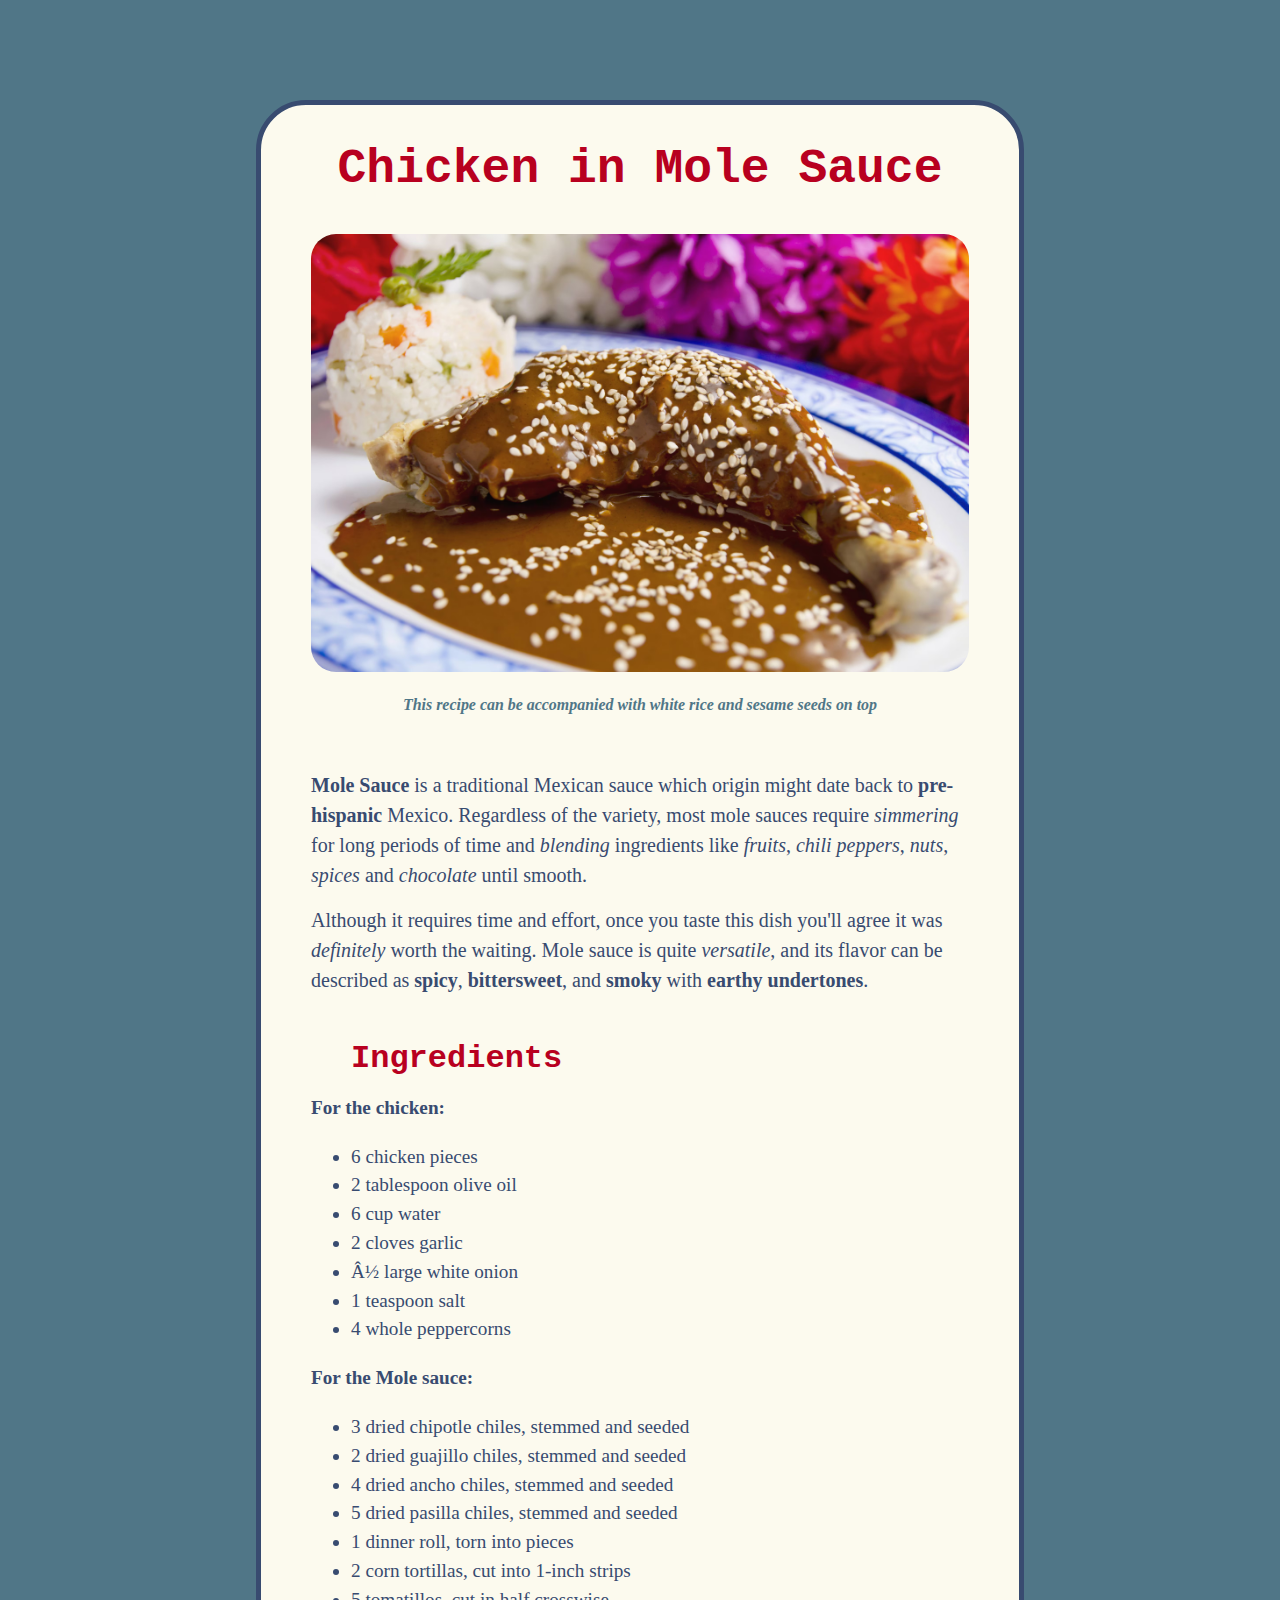
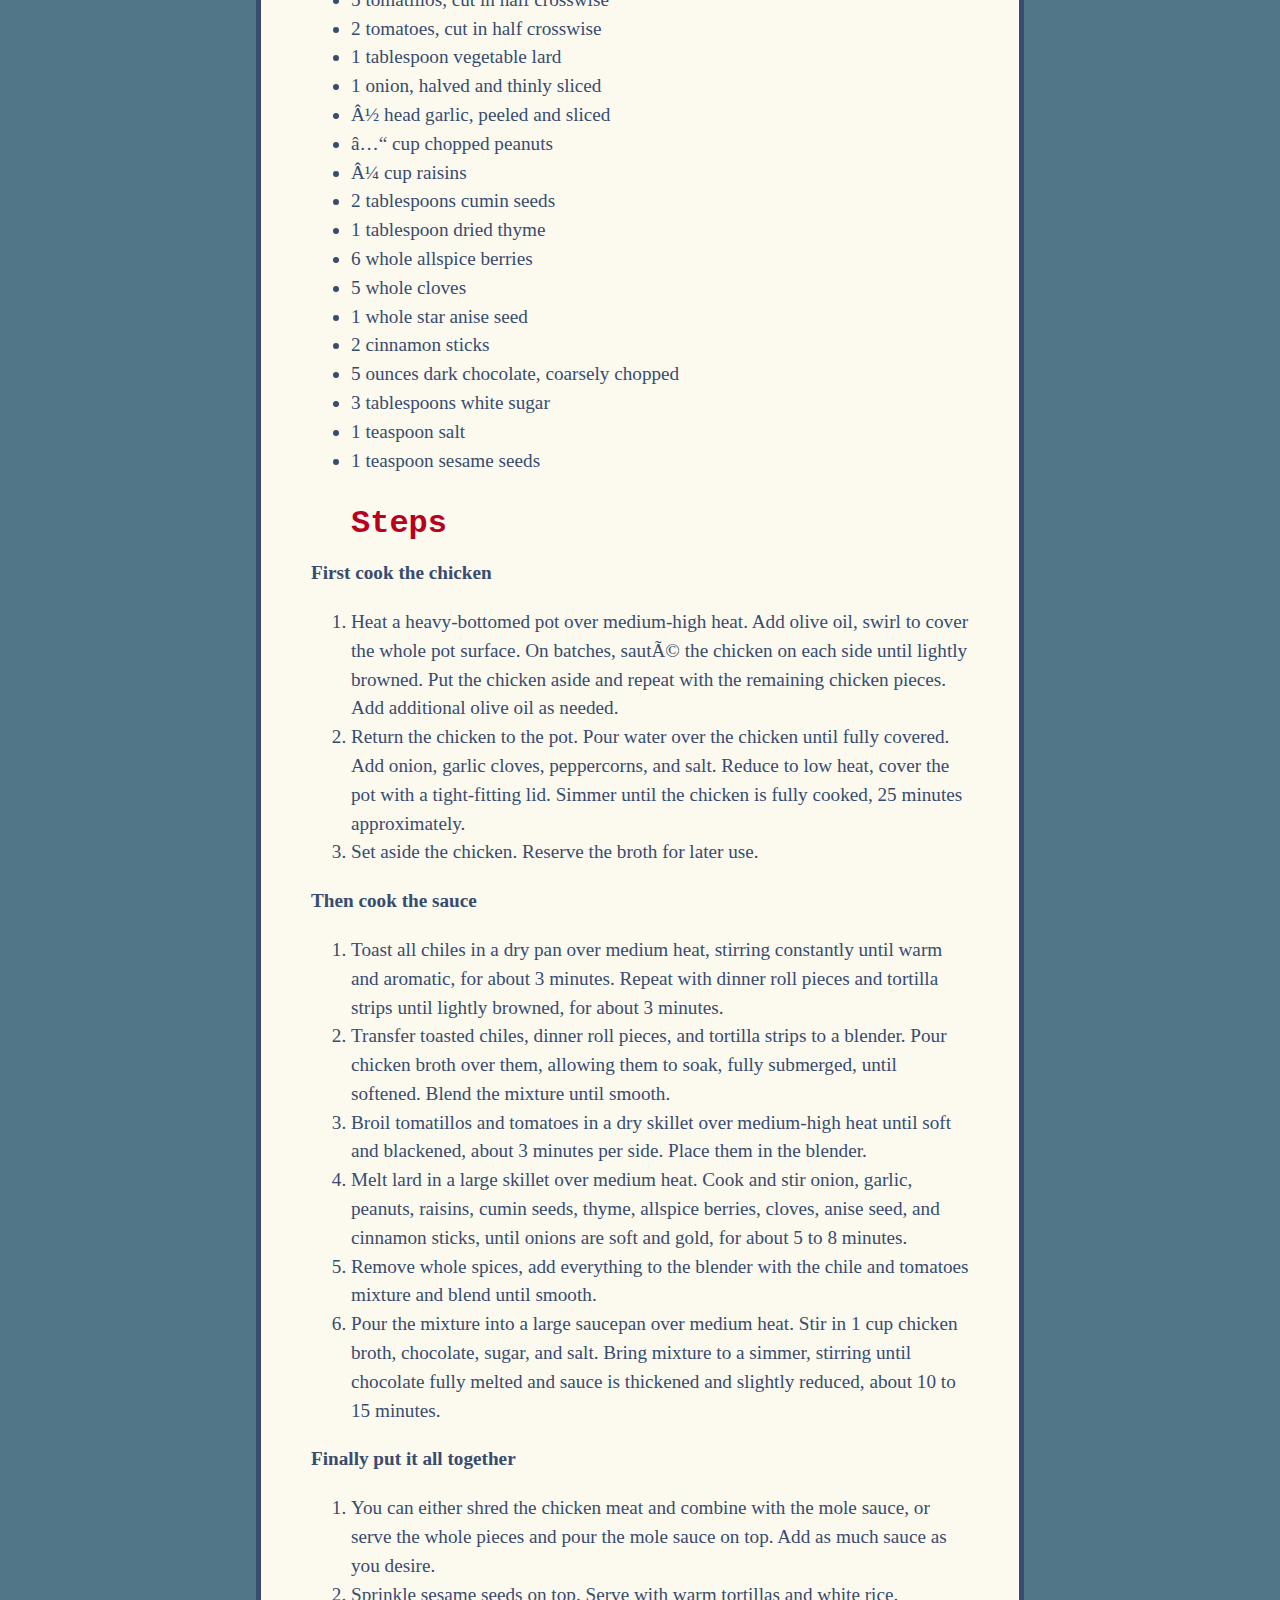
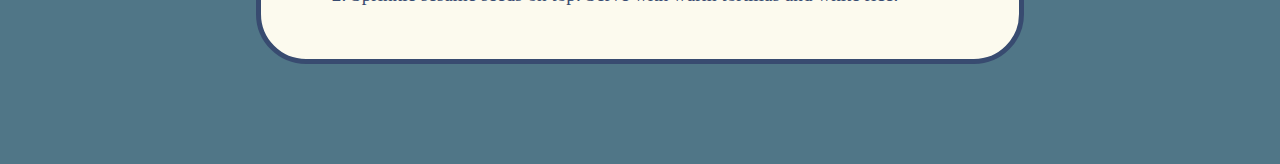
<file: recipes/chicken_mole.html>
<!DOCTYPE html>
<html lang="en">
<head>
    <meta charset="en">
    <link rel="stylesheet" href="../styles/style.css">
    <title>Chicken in Mole Sauce</title>
</head>
<body>
    <div class="content">
        <h1>Chicken in Mole Sauce</h1>
    
        <div class="dish-image">
            <img src="../images/chicken_mole.jpg" alt="chicken leg covered in mole sauce">
            <h5><em>This recipe can be accompanied with white rice and sesame seeds on top</em></h5>
        </div>
    
        <div class="description">
            <p><strong>Mole Sauce</strong> is a traditional Mexican sauce which origin might date back to <strong>pre-hispanic</strong> Mexico. Regardless of the variety, most mole sauces require <em>simmering</em> for long periods of time and <em>blending</em> ingredients like <em>fruits</em>, <em>chili peppers</em>, <em>nuts</em>, <em>spices</em> and <em>chocolate</em> until smooth.</p>
            <p>Although it requires time and effort, once you taste this dish you'll agree it was <em>definitely</em> worth the waiting. Mole sauce is quite <em>versatile</em>, and its flavor can be described as <strong>spicy</strong>, <strong>bittersweet</strong>, and <strong>smoky</strong> with <strong>earthy undertones</strong>.</p>
        </div>
    
        <h2>Ingredients</h2>
        <h4>For the chicken:</h4>
        <ul>
            <li>6 chicken pieces</li>
            <li>2 tablespoon olive oil</li>
            <li>6 cup water</li>
            <li>2 cloves garlic</li>
            <li>½ large white onion</li>
            <li>1 teaspoon salt</li>
            <li>4 whole peppercorns</li>
        </ul>
        <h4>For the Mole sauce:</h4>
        <ul>
            <li>3 dried chipotle chiles, stemmed and seeded</li>
            <li>2 dried guajillo chiles, stemmed and seeded</li>
            <li>4 dried ancho chiles, stemmed and seeded</li>
            <li>5 dried pasilla chiles, stemmed and seeded</li>
            <li>1 dinner roll, torn into pieces</li>
            <li>2 corn tortillas, cut into 1-inch strips</li>
            <li>5 tomatillos, cut in half crosswise</li>
            <li>2 tomatoes, cut in half crosswise</li>
            <li>1 tablespoon vegetable lard</li>
            <li>1 onion, halved and thinly sliced</li>
            <li>½ head garlic, peeled and sliced</li>
            <li>⅓ cup chopped peanuts</li>
            <li>¼ cup raisins</li>
            <li>2 tablespoons cumin seeds</li>
            <li>1 tablespoon dried thyme</li>
            <li>6 whole allspice berries</li>
            <li>5 whole cloves</li>
            <li>1 whole star anise seed</li>
            <li>2 cinnamon sticks</li>
            <li>5 ounces dark chocolate, coarsely chopped</li>
            <li>3 tablespoons white sugar</li>
            <li>1 teaspoon salt</li>
            <li>1 teaspoon sesame seeds</li>
        </ul>
        
        <h2>Steps</h2>
        <h4>First cook the chicken</h4>
        <ol>
            <li>Heat a heavy-bottomed pot over medium-high heat. Add olive oil, swirl to cover the whole pot surface. On batches, sauté the chicken on each side until lightly browned. Put the chicken aside and repeat with the remaining chicken pieces. Add additional olive oil as needed.</li>
            <li>Return the chicken to the pot. Pour water over the chicken until fully covered. Add onion, garlic cloves, peppercorns, and salt. Reduce to low heat, cover the pot with a tight-fitting lid. Simmer until the chicken is fully cooked, 25 minutes approximately.</li>
            <li>Set aside the chicken. Reserve the broth for later use.</li>
        </ol>
        <h4>Then cook the sauce</h4>
        <ol>
            <li>Toast all chiles in a dry pan over medium heat, stirring constantly until warm and aromatic, for about 3 minutes. Repeat with dinner roll pieces and tortilla strips until lightly browned, for about 3 minutes.</li>
            <li>Transfer toasted chiles, dinner roll pieces, and tortilla strips to a blender. Pour chicken broth over them, allowing them to soak, fully submerged, until softened. Blend the mixture until smooth.</li>
            <li>Broil tomatillos and tomatoes in a dry skillet over medium-high heat until soft and blackened, about 3 minutes per side. Place them in the blender.</li>
            <li>Melt lard in a large skillet over medium heat. Cook and stir onion, garlic, peanuts, raisins, cumin seeds, thyme, allspice berries, cloves, anise seed, and cinnamon sticks, until onions are soft and gold, for about 5 to 8 minutes.</li>
            <li>Remove whole spices, add everything to the blender with the chile and tomatoes mixture and blend until smooth.</li>
            <li>Pour the mixture into a large saucepan over medium heat. Stir in 1 cup chicken broth, chocolate, sugar, and salt. Bring mixture to a simmer, stirring until chocolate fully melted and sauce is thickened and slightly reduced, about 10 to 15 minutes.</li>
        </ol>
        <h4>Finally put it all together</h4>
        <ol>
            <li>You can either shred the chicken meat and combine with the mole sauce, or serve the whole pieces and pour the mole sauce on top. Add as much sauce as you desire.</li>
            <li>Sprinkle sesame seeds on top. Serve with warm tortillas and white rice.</li>
        </ol>
    </div>
</body>
</html>
</file>
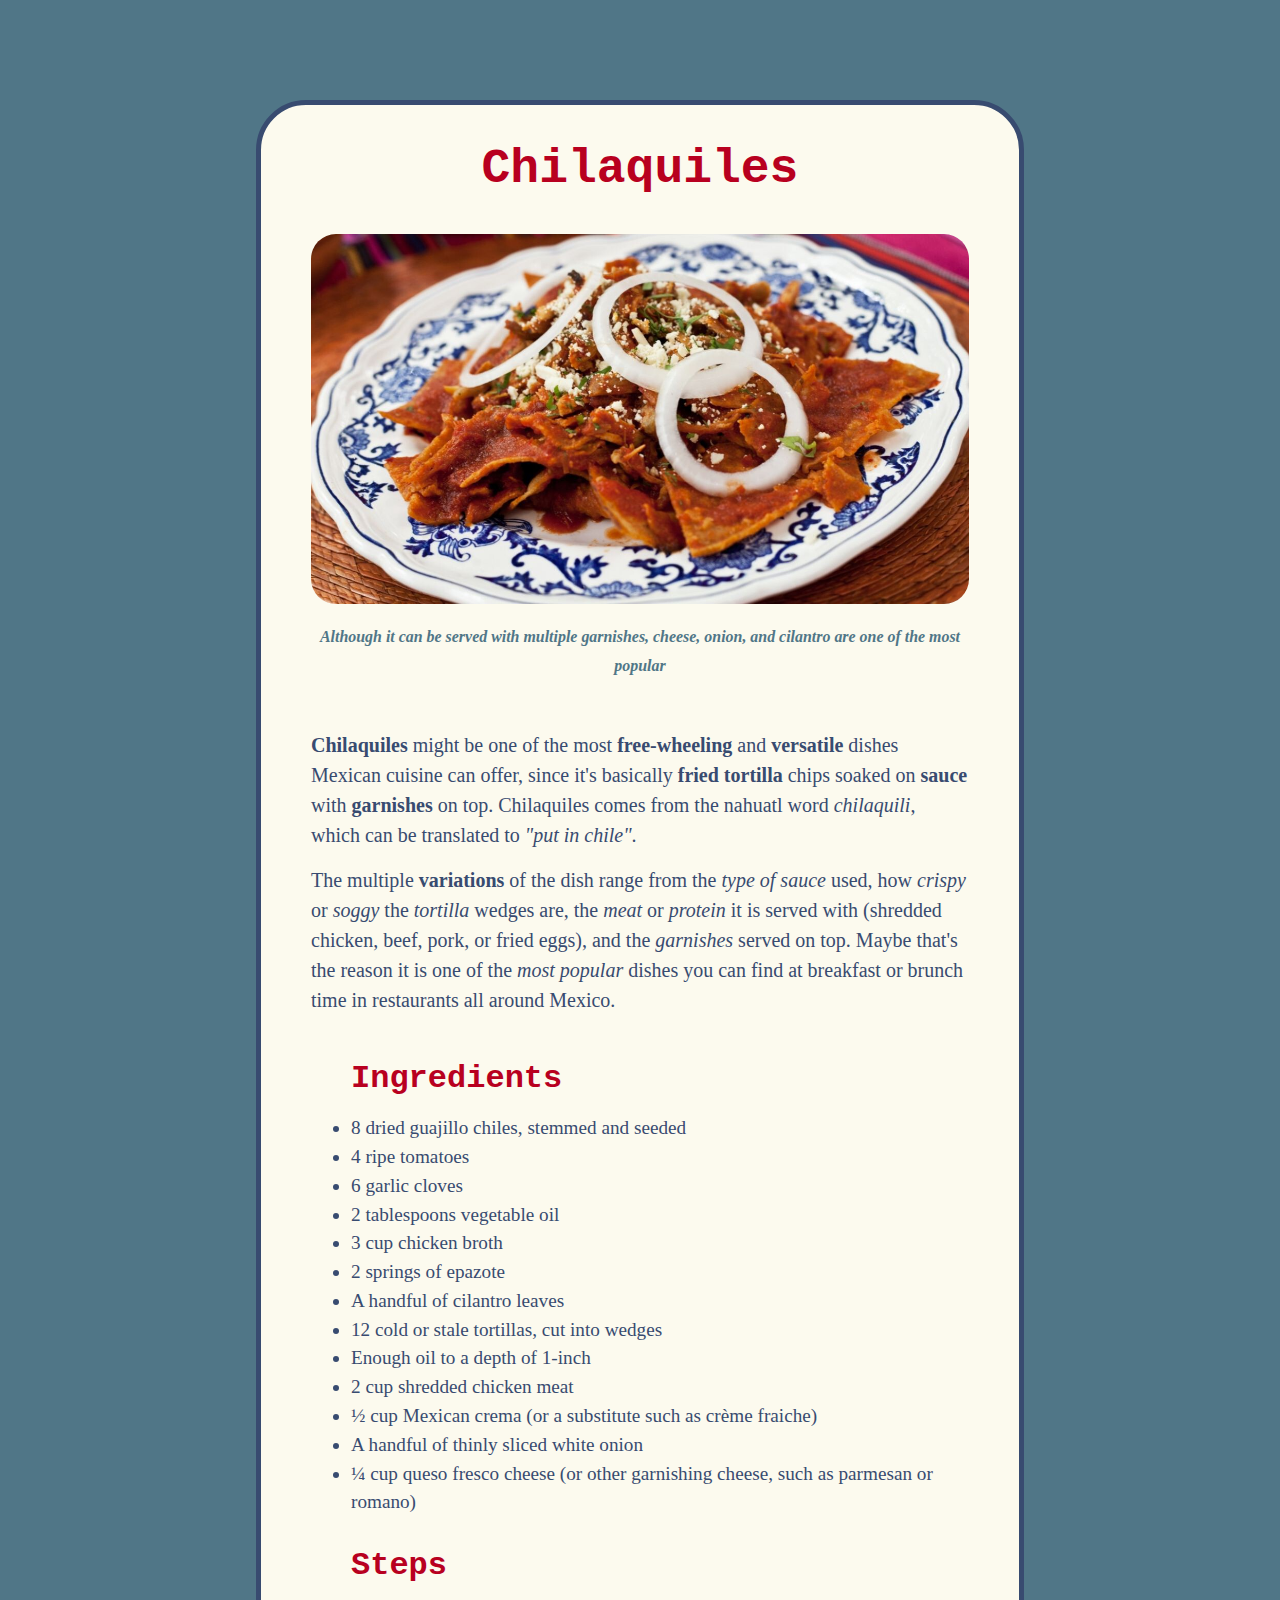
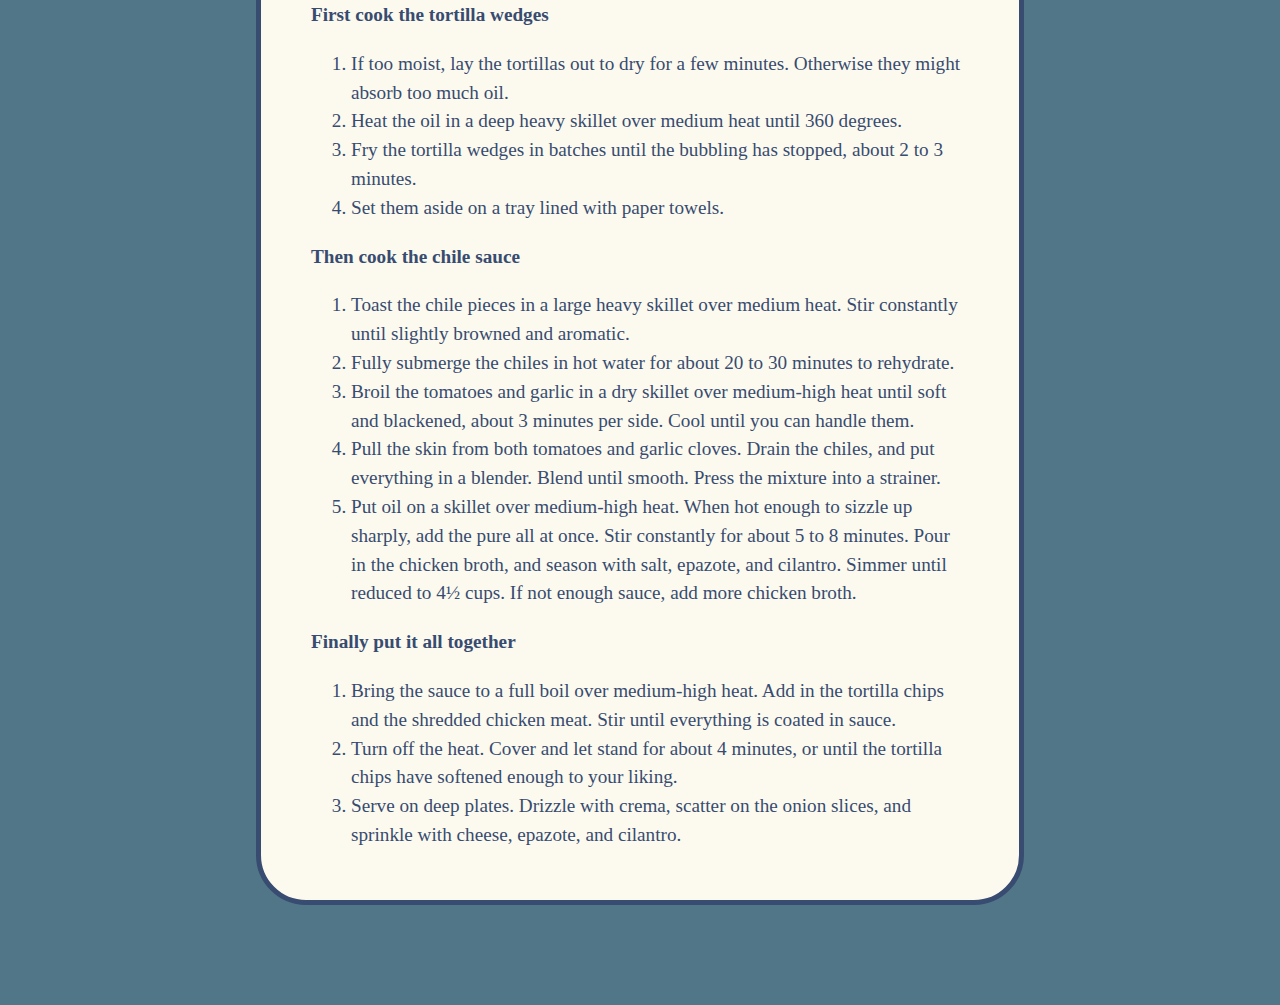
<file: recipes/chilaquiles.html>
<!DOCTYPE html>
<html lang="en">
<head>
    <meta charset="utf-8">
    <link rel="stylesheet" href="../styles/style.css">
    <title>Chilaquiles</title>
</head>
<body>
    <div class="content">
        <h1>Chilaquiles</h1>
    
        <div class="dish-image">
            <img src="../images/chilaquiles.jpg" alt="red chilaquiles served with cheese, onion, and cilantro on top">
            <h5><em>Although it can be served with multiple garnishes, cheese, onion, and cilantro are one of the most popular</em></h5>
        </div>
    
        <div class="description">
            <p><strong>Chilaquiles</strong> might be one of the most <strong>free-wheeling</strong> and <strong>versatile</strong> dishes Mexican cuisine can offer, since it's basically <strong>fried tortilla</strong> chips soaked on <strong>sauce</strong> with <strong>garnishes</strong> on top. Chilaquiles comes from the nahuatl word <em>chilaquili</em>, which can be translated to <em>"put in chile"</em>.</p>
            <p>The multiple <strong>variations</strong> of the dish range from the <em>type of sauce</em> used, how <em>crispy</em> or <em>soggy</em> the <em>tortilla</em> wedges are, the <em>meat</em> or <em>protein</em> it is served with (shredded chicken, beef, pork, or fried eggs), and the <em>garnishes</em> served on top. Maybe that's the reason it is one of the <em>most popular</em> dishes you can find at breakfast or brunch time in restaurants all around Mexico.</p>
        </div>
    
        <h2>Ingredients</h2>
        <ul>
            <li>8 dried guajillo chiles, stemmed and seeded</li>
            <li>4 ripe tomatoes</li>
            <li>6 garlic cloves</li>
            <li>2 tablespoons vegetable oil</li>
            <li>3 cup chicken broth</li>
            <li>2 springs of epazote</li>
            <li>A handful of cilantro leaves</li>
            <li>12 cold or stale tortillas, cut into wedges</li>
            <li>Enough oil to a depth of 1-inch</li>
            <li>2 cup shredded chicken meat</li>
            <li>½ cup Mexican crema (or a substitute such as crème fraiche)</li>
            <li>A handful of thinly sliced white onion</li>
            <li>¼ cup queso fresco cheese (or other garnishing cheese, such as parmesan or romano)</li>
        </ul>
    
        <h2>Steps</h2>
        <h4>First cook the tortilla wedges</h4>
        <ol>
            <li>If too moist, lay the tortillas out to dry for a few minutes. Otherwise they might absorb too much oil.</li>
            <li>Heat the oil in a deep heavy skillet over medium heat until 360 degrees.</li>
            <li>Fry the tortilla wedges in batches until the bubbling has stopped, about 2 to 3 minutes.</li>
            <li>Set them aside on a tray lined with paper towels.</li>
        </ol>
        <h4>Then cook the chile sauce</h4>
        <ol>
            <li>Toast the chile pieces in a large heavy skillet over medium heat. Stir constantly until slightly browned and aromatic.</li>
            <li>Fully submerge the chiles in hot water for about 20 to 30 minutes to rehydrate.</li>
            <li>Broil the tomatoes and garlic in a dry skillet over medium-high heat until soft and blackened, about 3 minutes per side. Cool until you can handle them.</li>
            <li>Pull the skin from both tomatoes and garlic cloves. Drain the chiles, and put everything in a blender. Blend until smooth. Press the mixture into a strainer.</li>
            <li>Put oil on a skillet over medium-high heat. When hot enough to sizzle up sharply, add the pure all at once. Stir constantly for about 5 to 8 minutes. Pour in the chicken broth, and season with salt, epazote, and cilantro. Simmer until reduced to 4½ cups. If not enough sauce, add more chicken broth.</li>
        </ol>
        <h4>Finally put it all together</h4>
        <ol>
            <li>Bring the sauce to a full boil over medium-high heat. Add in the tortilla chips and the shredded chicken meat. Stir until everything is coated in sauce.</li>
            <li>Turn off the heat. Cover and let stand for about 4 minutes, or until the tortilla chips have softened enough to your liking.</li>
            <li>Serve on deep plates. Drizzle with crema, scatter on the onion slices, and sprinkle with cheese, epazote, and cilantro.</li>
        </ol>
    </div>
</body>
</html>
</file>
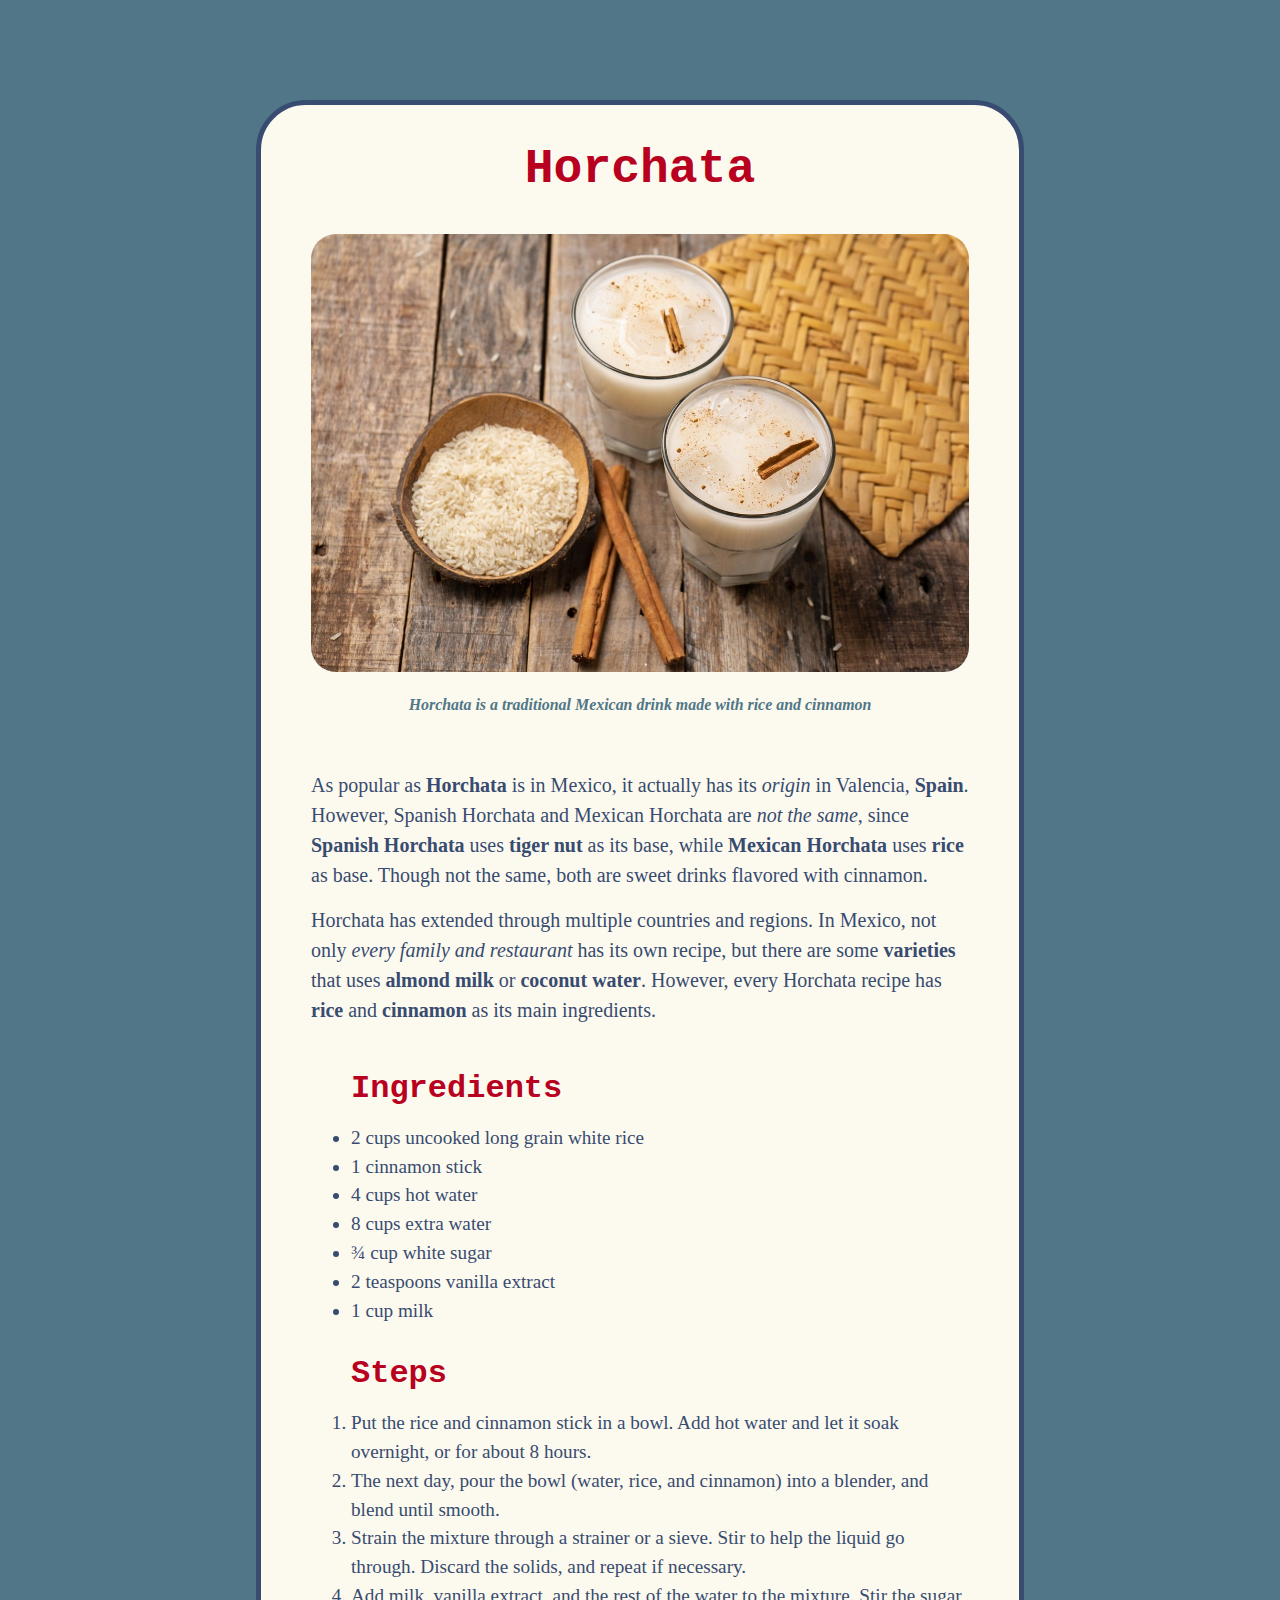
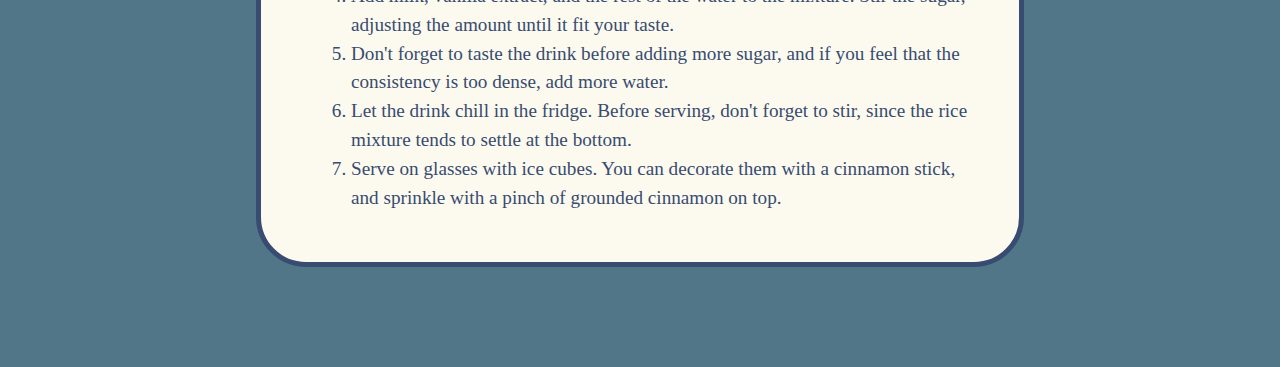
<file: recipes/horchata.html>
<!DOCTYPE html>
<html lang="en">
<head>
    <meta charset="utf-8">
    <link rel="stylesheet" href="../styles/style.css">
    <title>Horchata</title>
</head>
<body>
    <div class="content">
        <h1>Horchata</h1>
    
        <div class="dish-image">
            <img src="../images/horchata.jpg" alt="two horchata glasses with ingredients at the left">
            <h5><em>Horchata is a traditional Mexican drink made with rice and cinnamon</em></h5>
        </div>
    
        <div class="description">
            <p>As popular as <strong>Horchata</strong> is in Mexico, it actually has its <em>origin</em> in Valencia, <strong>Spain</strong>. However, Spanish Horchata and Mexican Horchata are <em>not the same</em>, since <strong>Spanish Horchata</strong> uses <strong>tiger nut</strong> as its base, while <strong>Mexican Horchata</strong> uses <strong>rice</strong> as base. Though not the same, both are sweet drinks flavored with cinnamon.</p>
            <p>Horchata has extended through multiple countries and regions. In Mexico, not only <em>every family and restaurant</em> has its own recipe, but there are some <strong>varieties</strong> that uses <strong>almond milk</strong> or <strong>coconut water</strong>. However, every Horchata recipe has <strong>rice</strong> and <strong>cinnamon</strong> as its main ingredients.</p>
        </div>
    
        <h2>Ingredients</h2>
        <ul>
            <li>2 cups uncooked long grain white rice</li>
            <li>1 cinnamon stick</li>
            <li>4 cups hot water</li>
            <li>8 cups extra water</li>
            <li>¾ cup white sugar</li>
            <li>2 teaspoons vanilla extract</li>
            <li>1 cup milk</li>
        </ul>
    
        <h2>Steps</h2>
        <ol>
            <li>Put the rice and cinnamon stick in a bowl. Add hot water and let it soak overnight, or for about 8 hours.</li>
            <li>The next day, pour the bowl (water, rice, and cinnamon) into a blender, and blend until smooth.</li>
            <li>Strain the mixture through a strainer or a sieve. Stir to help the liquid go through. Discard the solids, and repeat if necessary.</li>
            <li>Add milk, vanilla extract, and the rest of the water to the mixture. Stir the sugar, adjusting the amount until it fit your taste.</li>
            <li>Don't forget to taste the drink before adding more sugar, and if you feel that the consistency is too dense, add more water.</li>
            <li>Let the drink chill in the fridge. Before serving, don't forget to stir, since the rice mixture tends to settle at the bottom.</li>
            <li>Serve on glasses with ice cubes. You can decorate them with a cinnamon stick, and sprinkle with a pinch of grounded cinnamon on top.</li>
        </ol>
    </div>
</body>
</html>
</file>
<file: styles/style.css>
* {
    box-sizing: border-box;
    margin: 0;
}

body {
    background-color: #507687;
    color: #384B70;
    font-family: Georgia, 'Times New Roman', Times, serif;
    font-size: 1.2rem;
    line-height: 150%;
}

h1,
h2 {
    color: #B8001F;
    font-family: 'Courier New', Courier, monospace;
}

h1 {
    font-size: 3rem;
    text-align: center;
}

h2 {
    font-size: 2rem;
    margin: 35px 40px 20px;
}

h4 {
    margin: 20px 0;
}

h5 {
    color: #507687;
    margin-top: 10px;
}

p {
    margin: 15px 0;
}

.content {
    background-color: #FCFAEE;
    border: 5px solid #384B70;
    border-radius: 50px;
    margin: 100px auto;
    padding: 50px;
    width: 60%;
}

.menu ul{
    font-size: 2rem;
    line-height: 150%;
    margin: 50px auto 0;
    padding: 0;
    text-align: left;
    width: fit-content;
}

.menu a {
    color: #384B70;
    text-decoration: none;
}

.menu a:hover{
    color: #507687;
}

.dish-image {
    text-align: center;
    margin: 50px 0;
}

.dish-image img {
    border-radius: 25px;
    max-width: 100%;
}

.description {
    font-size: 1.25rem;
    line-height: 150%;
    margin: 50px 0;
}
</file>
